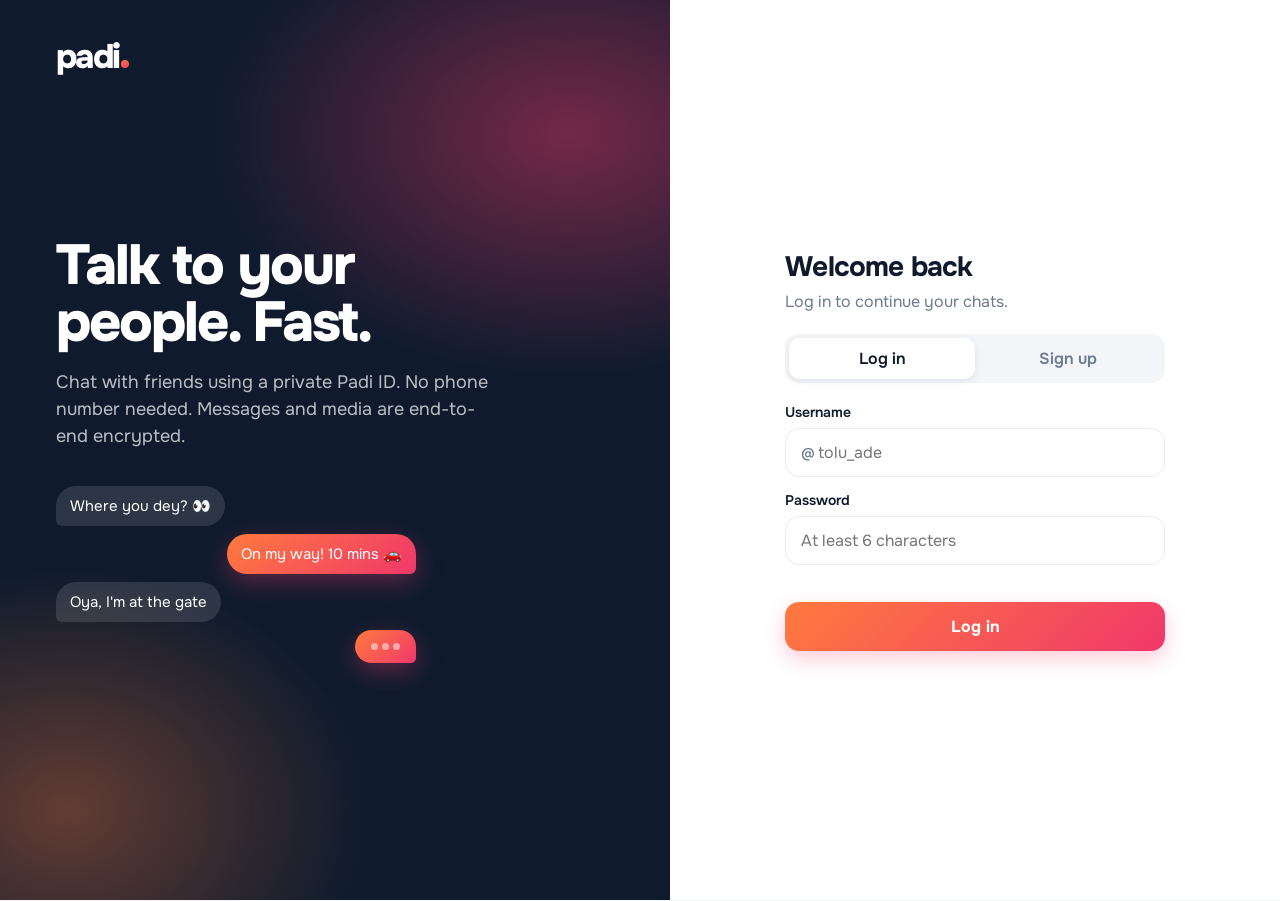
<file: index.html>
<!doctype html>
<html lang="en">
<head>
<meta charset="utf-8">
<meta name="viewport" content="width=device-width, initial-scale=1, viewport-fit=cover, interactive-widget=resizes-content">
<meta name="theme-color" content="#FFFFFF">
<title>Padi</title>
<meta name="apple-mobile-web-app-capable" content="yes">
<meta name="mobile-web-app-capable" content="yes">
<meta name="apple-mobile-web-app-status-bar-style" content="default">
<meta name="apple-mobile-web-app-title" content="Padi">
<meta name="description" content="Private chats with friends, groups, calls and vibes.">
<meta property="og:title" content="Chat on Padi">
<meta property="og:description" content="Private chats with friends, groups, calls and vibes.">
<meta property="og:type" content="website">
<meta name="robots" content="noindex">
<link rel="manifest" href="/manifest.json">
<link rel="icon" type="image/png" sizes="192x192" href="/icon-192.png">
<link rel="apple-touch-icon" href="/apple-touch-icon.png">
<script>try{var t=(JSON.parse(localStorage.getItem('yarn_prefs')||'{}').theme)||'system';var d=t==='dark'||(t==='system'&&matchMedia('(prefers-color-scheme: dark)').matches);document.documentElement.dataset.theme=d?'dark':'light';}catch(e){}</script>
<link rel="preconnect" href="https://fonts.googleapis.com">
<link rel="preconnect" href="https://fonts.gstatic.com" crossorigin>
<link href="https://fonts.googleapis.com/css2?family=Onest:wght@400;500;600;700;800&display=swap" rel="stylesheet">
<link rel="stylesheet" href="/style.css">
</head>
<body>

<!-- Login / sign up -->
<section id="auth" class="auth hidden">
  <div class="auth-hero">
    <div class="brand light">padi<span class="dot"></span></div>
    <h1>Talk to your people. Fast.</h1>
    <p>Chat with friends using a private Padi ID. No phone number needed. Messages and media are end-to-end encrypted.</p>
    <div class="hero-chat" aria-hidden="true">
      <div class="hb in">Where you dey? 👀</div>
      <div class="hb out">On my way! 10 mins 🚗</div>
      <div class="hb in">Oya, I'm at the gate</div>
      <div class="hb out typing"><i></i><i></i><i></i></div>
    </div>
  </div>
  <div class="auth-panel">
    <div class="auth-card">
      <h2 id="authTitle">Welcome back</h2>
      <p class="auth-sub" id="authSub">Log in to continue your chats.</p>
      <p class="auth-link-note hidden" id="authLinkNote">🔗 Someone shared their Padi profile with you. Log in or sign up to message them.</p>
      <div class="tabs" role="tablist">
        <button type="button" data-tab="login" class="on">Log in</button>
        <button type="button" data-tab="register">Sign up</button>
      </div>
      <form id="authForm" autocomplete="on">
        <label id="dnWrap" class="hidden">Your name
          <input id="dn" maxlength="40" autocomplete="name" placeholder="e.g. Tolu Ade">
        </label>
        <label>Username
          <span class="at-field"><span>@</span><input id="un" autocomplete="username" autocapitalize="none" spellcheck="false" placeholder="tolu_ade" required></span>
        </label>
        <label>Password
          <input id="pw" type="password" autocomplete="current-password" placeholder="At least 6 characters" required>
        </label>
        <p id="authErr" class="err" role="alert"></p>
        <button class="btn" id="authBtn">Log in</button>
      </form>
    </div>
  </div>
</section>

<!-- Main app -->
<section id="app" class="app hidden">
  <aside class="side">
    <header class="side-head">
      <div class="brand sm">padi<span class="dot"></span></div>
      <div class="head-actions">
        <button class="icon" id="newGroupBtn" aria-label="New group" title="New group">
          <svg viewBox="0 0 24 24"><circle cx="9" cy="8" r="3.2" fill="none" stroke="currentColor" stroke-width="2"/><path d="M3 19c.6-3.3 3-5 6-5s5.4 1.7 6 5" fill="none" stroke="currentColor" stroke-width="2" stroke-linecap="round"/><path d="M18 8v6M15 11h6" stroke="currentColor" stroke-width="2" stroke-linecap="round"/></svg>
        </button>
        <button class="me-btn" id="meBtn" aria-label="Settings" title="Profile and settings"></button>
      </div>
    </header>
    <div class="side-title"><h1 id="sideTitle">Chats</h1></div>

    <div id="chatsView" class="tabview">
      <div class="search">
        <svg viewBox="0 0 24 24"><circle cx="11" cy="11" r="6.5" fill="none" stroke="currentColor" stroke-width="2"/><path d="M16 16l4 4" stroke="currentColor" stroke-width="2" stroke-linecap="round"/></svg>
        <input id="filter" placeholder="Search your chats" aria-label="Search chats">
      </div>
      <div class="filters" id="filters">
        <button data-f="all" class="on">All</button>
        <button data-f="unread">Unread</button>
        <button data-f="groups">Groups</button>
      </div>
      <ul id="chatList" class="chat-list"></ul>
    </div>
    <div id="vibesView" class="tabview scroll hidden"></div>
    <div id="padisView" class="tabview scroll hidden"></div>

    <button class="fab" id="fab" aria-label="New chat" title="New chat">
      <svg viewBox="0 0 24 24"><path d="M12 5v14M5 12h14" stroke="currentColor" stroke-width="2.6" stroke-linecap="round"/></svg>
    </button>

    <nav class="nav" id="nav">
      <button data-tab="chats" class="on">
        <span class="nav-ic"><svg viewBox="0 0 24 24"><path d="M4 6a2 2 0 0 1 2-2h12a2 2 0 0 1 2 2v9a2 2 0 0 1-2 2H9l-5 4z" fill="none" stroke="currentColor" stroke-width="2" stroke-linejoin="round"/></svg><b class="nav-badge hidden" id="chatsBadge"></b></span>
        Chats
      </button>
      <button data-tab="vibes">
        <span class="nav-ic"><svg viewBox="0 0 24 24"><circle cx="12" cy="12" r="8.5" fill="none" stroke="currentColor" stroke-width="2" stroke-dasharray="4 2.6"/><circle cx="12" cy="12" r="3.5" fill="currentColor"/></svg><b class="nav-dot hidden" id="vibesDot"></b></span>
        Vibes
      </button>
      <button data-tab="padis">
        <span class="nav-ic"><svg viewBox="0 0 24 24"><circle cx="9" cy="8" r="3.2" fill="none" stroke="currentColor" stroke-width="2"/><path d="M3 19c.6-3.3 3-5 6-5s5.4 1.7 6 5" fill="none" stroke="currentColor" stroke-width="2" stroke-linecap="round"/><circle cx="17" cy="9" r="2.5" fill="none" stroke="currentColor" stroke-width="2"/><path d="M16.5 14c2.4 0 4 1.4 4.5 4" fill="none" stroke="currentColor" stroke-width="2" stroke-linecap="round"/></svg></span>
        Padis
      </button>
    </nav>
  </aside>

  <main class="pane">
    <div id="empty" class="pane-empty">
      <div class="empty-art" aria-hidden="true"><span class="hb in">Hi 👋</span><span class="hb out">Hey! What's up?</span></div>
      <h2>Your chats live here</h2>
      <p>Pick a conversation, or start a new one with a friend's Padi ID.</p>
    </div>

    <div id="chatView" class="chat hidden">
      <header class="chat-head">
        <button class="icon back" id="backBtn" aria-label="Back to chats">
          <svg viewBox="0 0 24 24"><path d="M15 5l-7 7 7 7" fill="none" stroke="currentColor" stroke-width="2.4" stroke-linecap="round" stroke-linejoin="round"/></svg>
        </button>
        <button class="chat-title" id="chatInfoBtn">
          <span class="avatar" id="chatAvatar"></span>
          <span class="chat-title-text"><strong id="chatName"></strong><small id="chatSub"></small></span>
        </button>
        <button class="icon head-call" id="vidCallBtn" aria-label="Video call" title="Video call">
          <svg viewBox="0 0 24 24"><rect x="2.5" y="6" width="13" height="12" rx="3" fill="none" stroke="currentColor" stroke-width="2"/><path d="M15.5 10.5l6-3.5v10l-6-3.5z" fill="none" stroke="currentColor" stroke-width="2" stroke-linejoin="round"/></svg>
        </button>
        <button class="icon head-call" id="callBtn" aria-label="Voice call" title="Voice call">
          <svg viewBox="0 0 24 24"><path d="M6.6 3.5l2.6.4 1.3 4-1.9 1.6a12 12 0 0 0 5.9 5.9l1.6-1.9 4 1.3.4 2.6a2.5 2.5 0 0 1-2.6 2.6A16.5 16.5 0 0 1 4 6.1a2.5 2.5 0 0 1 2.6-2.6z" fill="none" stroke="currentColor" stroke-width="2" stroke-linejoin="round"/></svg>
        </button>
      </header>

      <div id="unknownBar" class="unknown-bar hidden"></div>
      <div id="msgs" class="msgs"></div>

      <div id="replyBar" class="reply-bar hidden">
        <div class="rb-text"><b id="rbName"></b><span id="rbSnip"></span></div>
        <button class="icon" id="rbClose" aria-label="Cancel reply">✕</button>
      </div>
      <div id="blockedBar" class="blocked-bar hidden"></div>
      <form id="composer" class="composer">
        <div class="compose-box">
          <button type="button" class="attach" id="attachBtn" aria-label="Send a photo" title="Send a photo">
            <svg viewBox="0 0 24 24"><rect x="3" y="5" width="18" height="14" rx="3.5" fill="none" stroke="currentColor" stroke-width="2"/><circle cx="9" cy="10" r="1.8" fill="currentColor"/><path d="M4 17l5-4 4 3 3-2 4 3" fill="none" stroke="currentColor" stroke-width="2" stroke-linejoin="round"/></svg>
          </button>
          <textarea id="text" rows="1" placeholder="Type a message" aria-label="Message"></textarea>
          <button type="button" class="attach" id="camBtn" aria-label="Camera" title="Camera">
            <svg viewBox="0 0 24 24"><path d="M4 8h3l2-3h6l2 3h3v11H4z" fill="none" stroke="currentColor" stroke-width="2" stroke-linejoin="round"/><circle cx="12" cy="13" r="3.6" fill="none" stroke="currentColor" stroke-width="2"/></svg>
          </button>
          <div class="rec-hold" id="recHold" aria-hidden="true">
            <span class="rec-dot"></span><span id="recHoldTime" class="rec-time">0:00</span>
            <span class="rec-slide"><svg viewBox="0 0 24 24"><path d="M15 5l-7 7 7 7" fill="none" stroke="currentColor" stroke-width="2.4" stroke-linecap="round" stroke-linejoin="round"/></svg><span id="recSlideTxt">Slide to cancel</span></span>
          </div>
        </div>
        <button class="send" id="sendBtn" aria-label="Send, or hold to record a voice message">
          <svg class="ic-send" viewBox="0 0 24 24"><path d="M4.5 12.5L20 4l-5 16-3-6.5z" fill="currentColor"/></svg>
          <svg class="ic-mic" viewBox="0 0 24 24"><rect x="9" y="3" width="6" height="11" rx="3" fill="currentColor"/><path d="M5.5 11a6.5 6.5 0 0 0 13 0M12 17.5V21" fill="none" stroke="currentColor" stroke-width="2" stroke-linecap="round"/></svg>
        </button>
        <div class="rec-lock" id="recLock" aria-hidden="true"><span>🔒</span><svg viewBox="0 0 24 24"><path d="M6 15l6-6 6 6" fill="none" stroke="currentColor" stroke-width="2.4" stroke-linecap="round" stroke-linejoin="round"/></svg></div>
      </form>
      <div id="recBar" class="rec-bar hidden">
        <button class="icon rec-cancel" id="recCancel" aria-label="Delete recording">
          <svg viewBox="0 0 24 24"><path d="M5 7h14M10 7V4h4v3M7 7l1 13h8l1-13" fill="none" stroke="currentColor" stroke-width="2" stroke-linejoin="round"/></svg>
        </button>
        <span class="rec-dot"></span><span id="recTime" class="rec-time">0:00</span>
        <span class="rec-wave" aria-hidden="true"><i></i><i></i><i></i><i></i><i></i><i></i><i></i><i></i></span>
        <button class="send ready" id="recSend" aria-label="Send voice message"><svg viewBox="0 0 24 24"><path d="M4.5 12.5L20 4l-5 16-3-6.5z" fill="currentColor"/></svg></button>
      </div>
    </div>
  </main>
</section>

<input type="file" id="fileIn" accept="image/*,video/*" class="hidden-input">

<div id="cam" class="cam hidden">
  <video id="camVideo" autoplay playsinline muted></video>
  <div class="cam-flash" id="camFlash"></div>
  <div class="cam-top">
    <button class="cam-btn" id="camClose" aria-label="Close camera">✕</button>
    <span id="camTimer" class="cam-timer">0:00</span>
    <button class="cam-btn" id="camFlip" aria-label="Switch camera"><svg viewBox="0 0 24 24"><path d="M4 8h3l2-3h6l2 3h3v11H4z" fill="none" stroke="currentColor" stroke-width="2" stroke-linejoin="round"/><path d="M9 12.5a3 3 0 0 1 5.2-2M15 13.5a3 3 0 0 1-5.2 2" fill="none" stroke="currentColor" stroke-width="1.8" stroke-linecap="round"/><path d="M14.5 8.8v1.9h-1.9M9.5 17.2v-1.9h1.9" fill="none" stroke="currentColor" stroke-width="1.8" stroke-linecap="round"/></svg></button>
  </div>
  <div class="cam-bottom">
    <button class="cam-btn" id="camGallery" aria-label="Choose from gallery"><svg viewBox="0 0 24 24"><rect x="3" y="5" width="18" height="14" rx="3" fill="none" stroke="currentColor" stroke-width="2"/><circle cx="9" cy="10" r="1.8" fill="currentColor"/><path d="M4 17l5-4 4 3 3-2 4 3" fill="none" stroke="currentColor" stroke-width="2" stroke-linejoin="round"/></svg></button>
    <button class="shutter" id="camShutter" aria-label="Tap for photo, hold for video"><i></i></button>
    <span class="cam-btn ghost"></span>
  </div>
  <p class="cam-hint" id="camHint">Tap for photo · Hold for video</p>
  <div id="camPreview" class="cam-preview hidden"></div>
</div>
<div id="modal" class="modal hidden" role="dialog" aria-modal="true"><div class="sheet" id="sheet"></div></div>
<div id="viewer" class="viewer hidden"><img id="viewerImg" alt=""></div>

<div id="story" class="story hidden">
  <div class="st-bars" id="stBars"></div>
  <div class="st-head">
    <span id="stAv"></span>
    <div class="st-who"><strong id="stName"></strong><small id="stTime"></small></div>
    <button class="st-x hidden" id="stMute" aria-label="Sound on or off">🔊</button>
    <button class="st-x" id="stClose" aria-label="Close">✕</button>
  </div>
  <div class="st-body" id="stBody"></div>
  <button class="st-zone st-prev" id="stPrev" aria-label="Previous"></button>
  <button class="st-zone st-next" id="stNext" aria-label="Next"></button>
  <div class="st-foot" id="stFoot"></div>
  <div class="st-paused">⏸ Paused · let go to continue</div>
</div>

<div id="call" class="call hidden">
  <video id="remoteVid" autoplay playsinline muted></video>
  <audio id="remoteAud" autoplay></audio>
  <div class="call-info">
    <div class="call-av" id="callAv"></div>
    <h2 id="callName"></h2>
    <p id="callStatus">Calling…</p>
    <p class="call-lock">🔒 Encrypted call</p>
  </div>
  <video id="localVid" autoplay playsinline muted class="hidden"></video>
  <div class="call-ctl" id="callCtl">
    <button class="cbtn" id="cMute" aria-label="Mute"><svg viewBox="0 0 24 24"><rect x="9" y="3" width="6" height="11" rx="3" fill="currentColor"/><path d="M5.5 11a6.5 6.5 0 0 0 13 0M12 17.5V21" fill="none" stroke="currentColor" stroke-width="2" stroke-linecap="round"/><path class="slash" d="M4 4l16 16" stroke="currentColor" stroke-width="2.2" stroke-linecap="round"/></svg><span>Mute</span></button>
    <button class="cbtn vid-only" id="cCam" aria-label="Camera on or off"><svg viewBox="0 0 24 24"><rect x="2.5" y="6" width="13" height="12" rx="3" fill="none" stroke="currentColor" stroke-width="2"/><path d="M15.5 10.5l6-3.5v10l-6-3.5z" fill="none" stroke="currentColor" stroke-width="2" stroke-linejoin="round"/><path class="slash" d="M3 4l17 16" stroke="currentColor" stroke-width="2.2" stroke-linecap="round"/></svg><span>Camera</span></button>
    <button class="cbtn vid-only" id="cFlip" aria-label="Switch camera"><svg viewBox="0 0 24 24"><path d="M4 8h3l2-3h6l2 3h3v11H4z" fill="none" stroke="currentColor" stroke-width="2" stroke-linejoin="round"/><path d="M9 12.5a3 3 0 0 1 5.2-2M15 13.5a3 3 0 0 1-5.2 2" fill="none" stroke="currentColor" stroke-width="1.8" stroke-linecap="round"/></svg><span>Flip</span></button>
    <button class="cbtn end" id="cEnd" aria-label="End call"><svg viewBox="0 0 24 24"><path d="M3 14.5c4.8-4.4 13.2-4.4 18 0l-2.2 2.6-3.3-1.3v-2.5a10 10 0 0 0-7 0v2.5l-3.3 1.3z" fill="currentColor"/></svg><span>End</span></button>
  </div>
  <div class="call-ctl incoming hidden" id="callIn">
    <button class="cbtn end" id="cDecline" aria-label="Decline"><svg viewBox="0 0 24 24"><path d="M3 14.5c4.8-4.4 13.2-4.4 18 0l-2.2 2.6-3.3-1.3v-2.5a10 10 0 0 0-7 0v2.5l-3.3 1.3z" fill="currentColor"/></svg><span>Decline</span></button>
    <button class="cbtn accept" id="cAccept" aria-label="Accept"><svg viewBox="0 0 24 24"><path d="M6.6 3.5l2.6.4 1.3 4-1.9 1.6a12 12 0 0 0 5.9 5.9l1.6-1.9 4 1.3.4 2.6a2.5 2.5 0 0 1-2.6 2.6A16.5 16.5 0 0 1 4 6.1a2.5 2.5 0 0 1 2.6-2.6z" fill="currentColor"/></svg><span>Accept</span></button>
  </div>
</div>

<div id="lock" class="lock hidden">
  <div class="lock-box">
    <div class="brand light">padi<span class="dot"></span></div>
    <p id="lockMsg" class="lock-msg">Enter your PIN</p>
    <div class="pin-dots" id="pinDots"><i></i><i></i><i></i><i></i></div>
    <div class="keypad" id="keypad">
      <button data-k="1">1</button><button data-k="2">2</button><button data-k="3">3</button>
      <button data-k="4">4</button><button data-k="5">5</button><button data-k="6">6</button>
      <button data-k="7">7</button><button data-k="8">8</button><button data-k="9">9</button>
      <span></span><button data-k="0">0</button><button data-k="back" aria-label="Delete">⌫</button>
    </div>
    <button class="lock-link" id="lockForgot">Forgot PIN? Log out</button>
    <button class="lock-link hidden" id="lockCancel">Cancel</button>
  </div>
</div>

<button id="notif" class="notif" aria-live="polite"></button>
<div id="toast" class="toast" role="status"></div>

<script src="/app.js"></script>
</body>
</html>
</file>
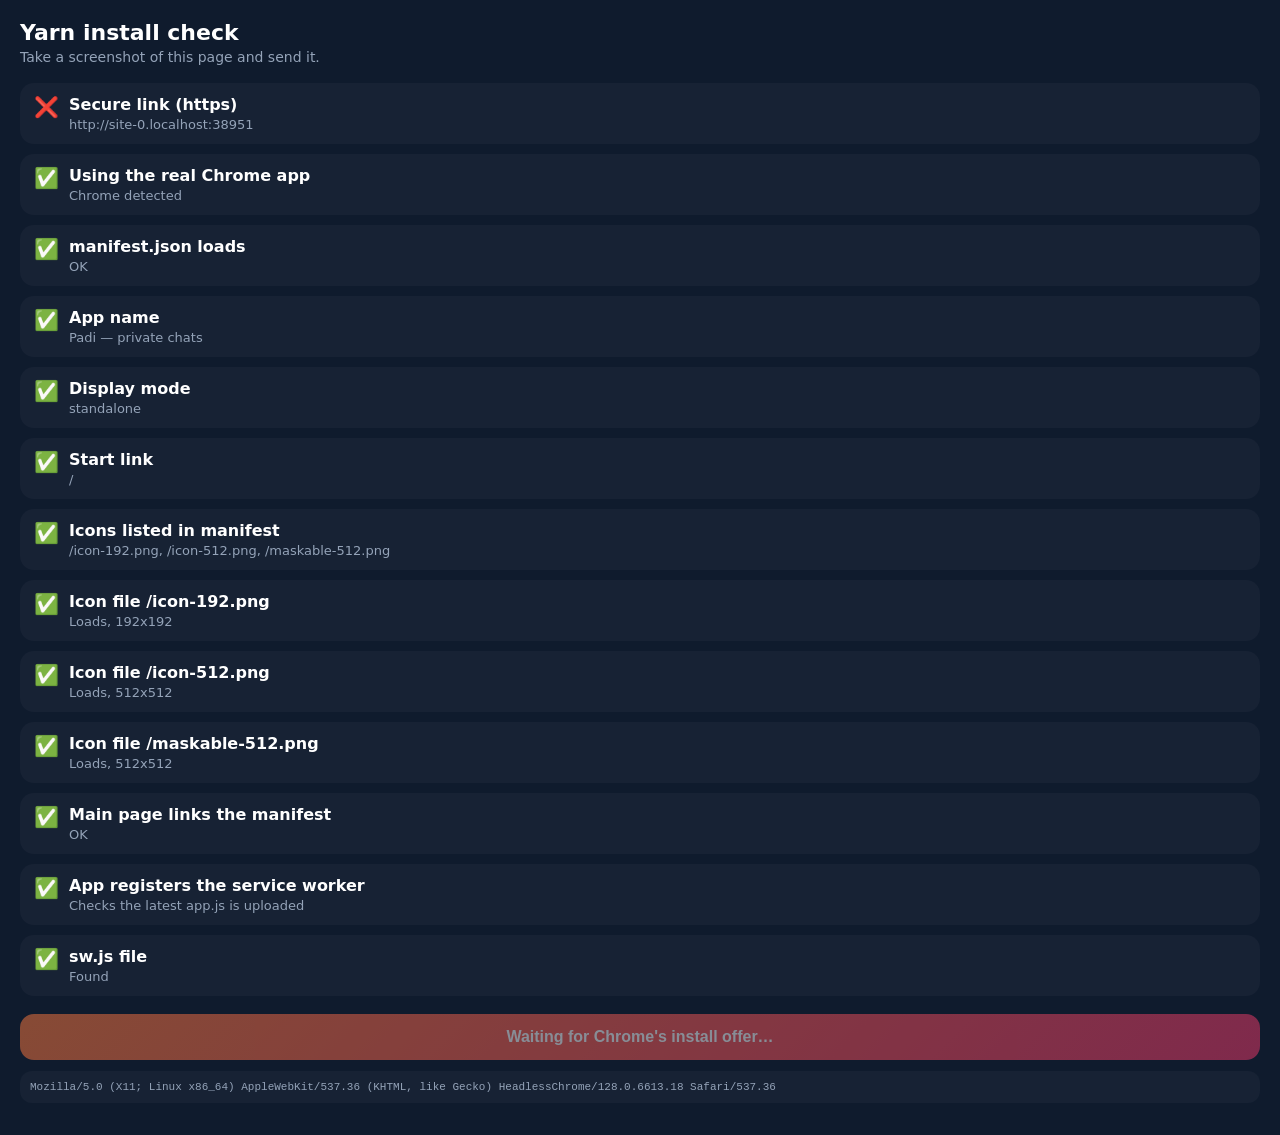
<file: check.html>
<!doctype html>
<html lang="en">
<head>
<meta charset="utf-8">
<meta name="viewport" content="width=device-width, initial-scale=1">
<title>Yarn install check</title>
<link rel="manifest" href="/manifest.json">
<style>
  body { font-family: system-ui, sans-serif; margin: 0; padding: 20px; background: #0F1B2D; color: #fff; }
  h1 { font-size: 22px; margin: 0 0 4px; }
  p.sub { color: #94A3B8; margin: 0 0 18px; font-size: 14px; }
  .row { background: #172234; border-radius: 14px; padding: 12px 14px; margin-bottom: 10px; display: flex; gap: 10px; }
  .ic { font-size: 20px; line-height: 1.2; }
  .t { font-weight: 600; }
  .d { color: #94A3B8; font-size: 13px; margin-top: 3px; word-break: break-word; }
  button { width: 100%; padding: 14px; border: 0; border-radius: 14px; font-weight: 700; font-size: 16px; color: #fff; background: linear-gradient(135deg,#FF7A3D,#F0386B); margin-top: 8px; }
  button:disabled { opacity: .5; }
  pre { white-space: pre-wrap; font-size: 11px; color: #94A3B8; background: #172234; padding: 10px; border-radius: 12px; }
</style>
</head>
<body>
<h1>Yarn install check</h1>
<p class="sub">Take a screenshot of this page and send it.</p>
<div id="out"></div>
<button id="inst" disabled>Waiting for Chrome's install offer…</button>
<pre id="ua"></pre>
<script>
const out = document.getElementById('out');
function row(ok, title, detail) {
  out.insertAdjacentHTML('beforeend', `<div class="row"><div class="ic">${ok === null ? '⏳' : ok ? '✅' : '❌'}</div><div><div class="t">${title}</div><div class="d">${detail || ''}</div></div></div>`);
}
const imgOk = (src) => new Promise((r) => { const i = new Image(); i.onload = () => r(i.naturalWidth + 'x' + i.naturalHeight); i.onerror = () => r(null); i.src = src + '?t=' + Date.now(); });
let evt = null;
window.addEventListener('beforeinstallprompt', (e) => {
  e.preventDefault(); evt = e;
  const b = document.getElementById('inst'); b.disabled = false; b.textContent = 'Install Yarn now';
});
document.getElementById('inst').onclick = async () => { if (evt) { evt.prompt(); await evt.userChoice; } };
(async () => {
  const ua = navigator.userAgent;
  document.getElementById('ua').textContent = ua;
  const inApp = /FBAN|FBAV|Instagram|WhatsApp|Line\/|; wv\)|OPR|Opera Mini|OPiOS|UCBrowser|MiuiBrowser|SamsungBrowser/i.test(ua);
  const chrome = /Chrome\/\d+/.test(ua) && !/Edg|OPR|SamsungBrowser|; wv\)/.test(ua);
  row(location.protocol === 'https:', 'Secure link (https)', location.origin);
  row(chrome && !inApp, 'Using the real Chrome app', inApp ? 'This looks like an in-app or other browser. Open the link in Chrome itself.' : chrome ? 'Chrome detected' : 'Not Chrome. Install works best in Chrome.');
  const standalone = matchMedia('(display-mode: standalone)').matches;
  if (standalone) row(true, 'Already installed', 'You opened this from the installed app.');
  let man = null;
  try {
    const r = await fetch('/manifest.json?t=' + Date.now(), { cache: 'no-store' });
    const txt = await r.text();
    try { man = JSON.parse(txt); row(r.ok, 'manifest.json loads', r.ok ? 'OK' : 'Status ' + r.status); }
    catch { row(false, 'manifest.json is valid', 'The file is not valid JSON. Replace it with the version I sent.'); }
  } catch (e) { row(false, 'manifest.json loads', e.message); }
  if (man) {
    row(!!(man.name || man.short_name), 'App name', man.name || man.short_name || 'missing');
    row(['standalone', 'fullscreen', 'minimal-ui'].includes(man.display), 'Display mode', man.display || 'missing');
    row(!!man.start_url, 'Start link', man.start_url || 'missing');
    const icons = man.icons || [];
    row(icons.length > 0, 'Icons listed in manifest', icons.length ? icons.map((i) => i.src).join(', ') : 'No icons. This is the old manifest. Replace it.');
    for (const i of icons) { const s = await imgOk(i.src); row(!!s, 'Icon file ' + i.src, s ? 'Loads, ' + s : 'NOT FOUND. Upload the icons folder.'); }
  }
  const linked = !!document.querySelector('link[rel=manifest]');
  try {
    const home = await (await fetch('/?t=' + Date.now(), { cache: 'no-store' })).text();
    row(/rel="manifest"/.test(home), 'Main page links the manifest', /rel="manifest"/.test(home) ? 'OK' : 'index.html is missing the manifest line. Upload the latest index.html.');
    row(/sw\.js/.test(await (await fetch('/app.js?t=' + Date.now(), { cache: 'no-store' })).text()), 'App registers the service worker', 'Checks the latest app.js is uploaded');
  } catch {}
  try {
    const r = await fetch('/sw.js?t=' + Date.now(), { cache: 'no-store' });
    const ok = r.ok && /addEventListener/.test(await r.text());
    row(ok, 'sw.js file', ok ? 'Found' : 'NOT FOUND. Upload sw.js to the main folder.');
  } catch (e) { row(false, 'sw.js file', e.message); }
  if ('serviceWorker' in navigator) {
    try {
      const reg = await navigator.serviceWorker.register('/sw.js');
      await navigator.serviceWorker.ready;
      row(true, 'Service worker running', reg.scope);
    } catch (e) { row(false, 'Service worker running', e.message); }
  } else row(false, 'Service worker supported', 'This browser does not support it');
  setTimeout(() => {
    if (!evt && !standalone) row(null, "Chrome's install offer", 'Not received yet. If everything above is ✅, tap ⋮ then "Add to home screen" and choose "Install". Chrome may also need you to visit a few times.');
    else if (evt) row(true, "Chrome's install offer", 'Ready. Tap the button below.');
  }, 4000);
})();
</script>
</body>
</html>
</file>
<file: style.css>
:root {
  --ink: #0F1B2D;
  --text: #16202E;
  --muted: #6B7A90;
  --line: #E8ECF2;
  --bg: #F3F5F9;
  --panel: #FFFFFF;
  --hot: #FF6A3D;
  --pink: #F0386B;
  --grad: linear-gradient(135deg, #FF7A3D 0%, #F0386B 100%);
  --soft: #FFF1EC;
  --online: #22C55E;
  --danger: #D92D3A;
  font-family: 'Onest', system-ui, -apple-system, 'Segoe UI', Roboto, sans-serif;
  color: var(--text);
}
* { box-sizing: border-box; margin: 0; }
html, body { height: 100%; }
body { background: var(--bg); -webkit-tap-highlight-color: transparent; overflow: hidden; -webkit-font-smoothing: antialiased; }
button, input, textarea { font: inherit; color: inherit; }
button { cursor: pointer; background: none; border: 0; }
:focus-visible { outline: 2.5px solid var(--hot); outline-offset: 2px; }
.hidden { display: none !important; }

/* ---------- Brand ---------- */
.brand { font-weight: 800; font-size: 30px; letter-spacing: -0.05em; color: var(--ink); line-height: 1; }
.brand .dot { display: inline-block; width: .24em; height: .24em; background: var(--grad); border-radius: 50%; margin-left: .05em; }
.brand.light { color: #fff; }
.brand.sm { font-size: 28px; }

/* ---------- Auth / landing ---------- */
.auth { height: 100%; display: grid; grid-template-columns: 1.1fr 1fr; overflow-y: auto; }
.auth-hero {
  position: relative; overflow: hidden; color: #fff; padding: 48px 56px;
  background:
    radial-gradient(600px 400px at 85% 15%, rgba(240,56,107,.45), transparent 60%),
    radial-gradient(500px 400px at 10% 90%, rgba(255,122,61,.35), transparent 60%),
    var(--ink);
  display: flex; flex-direction: column; justify-content: center; gap: 18px;
}
.auth-hero .brand { position: absolute; top: 40px; left: 56px; font-size: 34px; }
.auth-hero h1 { font-size: clamp(34px, 4.4vw, 58px); line-height: 1.02; letter-spacing: -0.035em; font-weight: 800; max-width: 12ch; }
.auth-hero p { font-size: 18px; line-height: 1.5; color: rgba(255,255,255,.72); max-width: 36ch; }
.hero-chat { display: flex; flex-direction: column; gap: 8px; margin-top: 18px; max-width: 360px; }
.hb { display: inline-block; padding: 10px 14px; border-radius: 20px; font-size: 15px; max-width: 80%; width: fit-content; animation: rise .5s both; }
.hb.in { background: rgba(255,255,255,.12); color: #fff; border-bottom-left-radius: 6px; backdrop-filter: blur(6px); }
.hb.out { background: var(--grad); color: #fff; align-self: flex-end; border-bottom-right-radius: 6px; box-shadow: 0 8px 24px rgba(240,56,107,.35); }
.hero-chat .hb:nth-child(2) { animation-delay: .25s; } .hero-chat .hb:nth-child(3) { animation-delay: .5s; } .hero-chat .hb:nth-child(4) { animation-delay: .75s; }
.typing { display: flex; gap: 4px; padding: 13px 16px; }
.typing i { width: 7px; height: 7px; border-radius: 50%; background: #fff; opacity: .5; animation: blink 1.2s infinite; }
.typing i:nth-child(2) { animation-delay: .2s; } .typing i:nth-child(3) { animation-delay: .4s; }
@keyframes blink { 0%, 60%, 100% { opacity: .35; transform: none; } 30% { opacity: 1; transform: translateY(-3px); } }
@keyframes rise { from { opacity: 0; transform: translateY(10px); } }

.auth-panel { display: grid; place-items: center; padding: 32px 24px; background: var(--panel); }
.auth-card { width: 100%; max-width: 380px; }
.auth-card h2 { font-size: 28px; letter-spacing: -0.03em; color: var(--ink); }
.auth-sub { color: var(--muted); margin: 6px 0 22px; }
.tabs { display: flex; background: var(--bg); border-radius: 14px; padding: 4px; margin-bottom: 20px; }
.tabs button { flex: 1; padding: 10px; border-radius: 11px; font-weight: 600; color: var(--muted); transition: .15s; }
.tabs button.on { background: var(--panel); color: var(--ink); box-shadow: 0 2px 8px rgba(15,27,45,.08); }
#authForm label { display: block; font-size: 14px; font-weight: 600; margin-bottom: 14px; color: var(--ink); }
#authForm input, .field { display: block; width: 100%; margin-top: 7px; padding: 13px 15px; border: 1.5px solid var(--line); border-radius: 14px; background: var(--panel); font-size: 16px; font-weight: 400; transition: border-color .15s, box-shadow .15s; }
#authForm input:focus, .field:focus { border-color: var(--hot); box-shadow: 0 0 0 4px rgba(255,106,61,.12); outline: none; }
.at-field { display: flex; align-items: center; margin-top: 7px; border: 1.5px solid var(--line); border-radius: 14px; padding-left: 15px; transition: .15s; }
.at-field:focus-within { border-color: var(--hot); box-shadow: 0 0 0 4px rgba(255,106,61,.12); }
.at-field span { color: var(--muted); font-weight: 500; }
.at-field input, #authForm .at-field input { margin: 0; border: 0; padding-left: 3px; box-shadow: none !important; background: transparent; }
.err { color: var(--danger); font-size: 14px; min-height: 1.2em; margin: -4px 0 10px; }
.btn { width: 100%; padding: 14px; border-radius: 14px; background: var(--grad); color: #fff; font-weight: 700; font-size: 16px; box-shadow: 0 8px 20px rgba(240,56,107,.25); transition: transform .1s; }
.btn:active { transform: scale(.98); }
.btn:disabled { opacity: .6; }
.btn.ghost { background: var(--bg); color: var(--ink); box-shadow: none; }
.btn.danger { background: #FDECEE; color: var(--danger); box-shadow: none; }

/* ---------- App layout ---------- */
.app { height: 100%; display: grid; grid-template-columns: 390px minmax(0, 1fr); }
.side { position: relative; min-width: 0; background: var(--panel); border-right: 1px solid var(--line); display: flex; flex-direction: column; min-height: 0; }
.side-head { display: flex; align-items: center; justify-content: space-between; padding: calc(14px + env(safe-area-inset-top, 0px)) 16px 4px 20px; }
.head-actions { display: flex; gap: 6px; align-items: center; }
.icon { width: 42px; height: 42px; border-radius: 50%; display: grid; place-items: center; flex: none; color: var(--ink); transition: background .15s; }
.icon svg { width: 22px; height: 22px; }
.icon:hover { background: var(--bg); }
.me-btn { border-radius: 50%; padding: 0; }
.me-btn .avatar { width: 38px; height: 38px; font-size: 14px; }
.side-title { padding: 8px 20px 10px; }
.side-title h1 { font-size: 32px; letter-spacing: -0.04em; color: var(--ink); }
.search { margin: 0 16px; display: flex; align-items: center; gap: 8px; background: var(--bg); border-radius: 14px; padding: 0 14px; color: var(--muted); }
.search svg { width: 18px; height: 18px; flex: none; }
.search input { flex: 1; border: 0; background: transparent; padding: 11px 0; font-size: 15px; outline: none; color: var(--text); }
.search:focus-within { box-shadow: 0 0 0 2px var(--hot) inset; }
.filters { display: flex; gap: 8px; padding: 12px 16px 8px; }
.filters button { padding: 7px 14px; border-radius: 999px; font-size: 14px; font-weight: 600; background: var(--bg); color: var(--muted); transition: .15s; }
.filters button.on { background: var(--ink); color: #fff; }

/* chat list */
.chat-list { list-style: none; padding: 4px 8px 90px; overflow-y: auto; flex: 1; min-height: 0; }
.chat-item { display: flex; gap: 13px; align-items: center; padding: 10px 10px; cursor: pointer; border-radius: 16px; transition: background .12s; }
.chat-item:hover { background: #F7F8FB; }
.chat-item.active { background: var(--soft); }
.ci-main { flex: 1; min-width: 0; }
.ci-top, .ci-bot { display: flex; justify-content: space-between; align-items: center; gap: 8px; }
.ci-name { font-weight: 650; font-size: 16px; color: var(--ink); white-space: nowrap; overflow: hidden; text-overflow: ellipsis; }
.ci-time { font-size: 12px; color: var(--muted); flex: none; }
.ci-last { font-size: 14px; color: var(--muted); white-space: nowrap; overflow: hidden; text-overflow: ellipsis; margin-top: 3px; }
.unread .ci-time { color: var(--pink); font-weight: 700; }
.unread .ci-last { color: var(--text); font-weight: 500; }
.badge { background: var(--grad); color: #fff; font-size: 12px; font-weight: 700; min-width: 22px; height: 22px; border-radius: 11px; display: grid; place-items: center; padding: 0 7px; flex: none; }
.list-empty { padding: 48px 24px; text-align: center; color: var(--muted); line-height: 1.5; }
.list-empty strong { display: block; color: var(--ink); font-size: 18px; margin-bottom: 4px; }
.list-empty .btn { margin-top: 18px; width: auto; padding: 12px 22px; }
.fab { position: absolute; right: 18px; bottom: calc(82px + env(safe-area-inset-bottom, 0px)); width: 60px; height: 60px; border-radius: 20px; background: var(--grad); color: #fff; display: grid; place-items: center; box-shadow: 0 12px 28px rgba(240,56,107,.4); transition: transform .12s; z-index: 2; }
.fab:active { transform: scale(.94); }
.fab svg { width: 26px; height: 26px; }

.avatar { width: 52px; height: 52px; border-radius: 50%; display: grid; place-items: center; color: #fff; font-weight: 700; font-size: 17px; flex: none; position: relative; letter-spacing: -.02em; background: #CBD5E1; }
.avatar img { width: 100%; height: 100%; border-radius: 50%; object-fit: cover; display: block; }
.avatar.online::after { content: ''; position: absolute; right: 1px; bottom: 1px; width: 13px; height: 13px; border-radius: 50%; background: var(--online); border: 2.5px solid var(--panel); }
.avatar.sm { width: 40px; height: 40px; font-size: 14px; }
.avatar.sm.online::after { width: 11px; height: 11px; }

/* ---------- Chat pane ---------- */
.pane { position: relative; min-width: 0; min-height: 0; display: flex; flex-direction: column;
  background-color: #EEF1F6;
  background-image: url("data:image/svg+xml,%3Csvg xmlns='http://www.w3.org/2000/svg' width='120' height='120' viewBox='0 0 120 120'%3E%3Cg fill='none' stroke='%23C9D1DD' stroke-width='1.6' opacity='.35'%3E%3Cpath d='M14 18h22a6 6 0 0 1 6 6v8a6 6 0 0 1-6 6H24l-6 5v-5h-4a6 6 0 0 1-6-6v-8a6 6 0 0 1 6-6z'/%3E%3Ccircle cx='88' cy='26' r='7'/%3E%3Cpath d='M80 82l6 6 12-12'/%3E%3Cpath d='M22 86c4-6 12-6 16 0M26 78h.01M34 78h.01'/%3E%3Cpath d='M92 100l3 6 6 1-4 4 1 6-6-3-6 3 1-6-4-4 6-1z'/%3E%3Cpath d='M60 52q6-8 12 0t12 0'/%3E%3C/g%3E%3C/svg%3E");
}
.pane-empty { flex: 1; display: grid; place-content: center; justify-items: center; text-align: center; gap: 10px; color: var(--muted); padding: 24px; }
.pane-empty h2 { color: var(--ink); font-size: 24px; letter-spacing: -0.03em; }
.pane-empty p { max-width: 32ch; line-height: 1.5; }
.empty-art { display: flex; flex-direction: column; gap: 8px; width: 220px; margin-bottom: 16px; }
.empty-art .hb.in { background: var(--panel); color: var(--text); box-shadow: 0 4px 14px rgba(15,27,45,.08); }
.chat { flex: 1; display: flex; flex-direction: column; min-height: 0; }
.chat-head { display: flex; align-items: center; gap: 6px; padding: calc(10px + env(safe-area-inset-top, 0px)) 14px 10px; background: rgba(255,255,255,.92); backdrop-filter: blur(14px); border-bottom: 1px solid var(--line); z-index: 2; }
.back { display: none; }
.chat-title { display: flex; align-items: center; gap: 11px; min-width: 0; flex: 1; text-align: left; padding: 4px 6px; border-radius: 12px; }
.chat-title:hover { background: var(--bg); }
.chat-title .avatar { width: 44px; height: 44px; font-size: 15px; }
.chat-title-text { display: flex; flex-direction: column; min-width: 0; }
.chat-title strong { font-size: 17px; color: var(--ink); white-space: nowrap; overflow: hidden; text-overflow: ellipsis; }
.chat-title small { font-size: 13px; color: var(--muted); white-space: nowrap; overflow: hidden; text-overflow: ellipsis; margin-top: 1px; }
.chat-title small.on { color: var(--online); font-weight: 600; }

.msgs { flex: 1; overflow-y: auto; padding: 16px 6% 12px; display: flex; flex-direction: column; gap: 3px; overscroll-behavior: contain; }
.day { align-self: center; background: rgba(255,255,255,.9); color: var(--muted); font-size: 12px; font-weight: 600; padding: 6px 14px; border-radius: 999px; margin: 14px 0 10px; box-shadow: 0 1px 3px rgba(15,27,45,.06); }
.sys { align-self: center; background: rgba(15,27,45,.06); color: var(--muted); font-size: 13px; text-align: center; margin: 8px 0; padding: 6px 12px; border-radius: 10px; max-width: 85%; }
.older { align-self: center; font-size: 13px; font-weight: 600; color: var(--muted); padding: 7px 14px; border-radius: 999px; background: rgba(255,255,255,.8); margin-bottom: 6px; }

.m { position: relative; max-width: min(75%, 520px); padding: 8px 12px 6px; border-radius: 20px; background: var(--panel); align-self: flex-start; box-shadow: 0 1px 2px rgba(15,27,45,.08); overflow-wrap: anywhere; }
.m.mine { align-self: flex-end; background: var(--grad); color: #fff; box-shadow: 0 3px 10px rgba(240,56,107,.18); }
.m.first { margin-top: 8px; }
.m.first:not(.mine) { border-top-left-radius: 6px; }
.m.first.mine { border-top-right-radius: 6px; }
.m .who { font-size: 13px; font-weight: 700; margin-bottom: 2px; }
.m .txt { white-space: pre-wrap; line-height: 1.42; font-size: 15.5px; }
.m .txt a { color: inherit; text-decoration: underline; }
.m .meta { font-size: 11px; color: var(--muted); text-align: right; margin-top: 2px; display: flex; justify-content: flex-end; align-items: center; gap: 3px; }
.m.mine .meta { color: rgba(255,255,255,.78); }
.m .tick { width: 17px; height: 11px; }
.m.mine.read .tick { color: #fff; }
.m.pending { opacity: .75; }
.m.failed { background: #FDECEE; color: var(--danger); }
.m.failed .meta { color: var(--danger); }
.m.pop { animation: pop .2s ease-out; }
@keyframes pop { from { opacity: 0; transform: translateY(8px) scale(.97); } }
.m .img { display: block; margin: -4px -8px 5px; border-radius: 16px; overflow: hidden; cursor: zoom-in; background: rgba(0,0,0,.06); min-width: 180px; min-height: 130px; }
.m .img img { display: block; width: 100%; max-height: 380px; object-fit: cover; }
.m.first .img { border-top-left-radius: 4px; }
.m.first.mine .img { border-top-left-radius: 16px; border-top-right-radius: 4px; }

/* composer */
.composer { display: flex; align-items: flex-end; gap: 8px; padding: 10px 12px calc(10px + env(safe-area-inset-bottom, 0px)); background: rgba(255,255,255,.92); backdrop-filter: blur(14px); border-top: 1px solid var(--line); }
.compose-box { flex: 1; display: flex; align-items: flex-end; background: var(--bg); border-radius: 24px; padding: 3px 4px; transition: box-shadow .15s; }
.compose-box:focus-within { box-shadow: 0 0 0 2px rgba(255,106,61,.35); }
.compose-box textarea { flex: 1; resize: none; border: 0; background: transparent; padding: 10px 12px 10px 4px; font-size: 16px; line-height: 1.35; max-height: 140px; outline: none; }
.attach { width: 42px; height: 42px; display: grid; place-items: center; color: var(--muted); border-radius: 50%; flex: none; }
.attach:hover { color: var(--hot); }
.attach svg { width: 22px; height: 22px; }
.send { width: 48px; height: 48px; border-radius: 50%; background: #D5DBE4; color: #fff; display: grid; place-items: center; flex: none; transition: background .15s, transform .12s; }
.send.ready { background: var(--grad); box-shadow: 0 6px 16px rgba(240,56,107,.35); }
.send:active { transform: scale(.92); }
.send svg { width: 22px; height: 22px; margin-left: 2px; }

/* ---------- Sheets / modals ---------- */
.modal { position: fixed; inset: 0; background: rgba(15,27,45,.45); backdrop-filter: blur(3px); display: grid; place-items: center; z-index: 50; padding: 16px; animation: fade .15s; }
@keyframes fade { from { opacity: 0; } }
.sheet { background: var(--panel); border-radius: 26px; width: 100%; max-width: 440px; max-height: 88vh; overflow-y: auto; padding: 24px; box-shadow: 0 30px 60px rgba(15,27,45,.25); animation: sheetIn .22s ease-out; }
@keyframes sheetIn { from { transform: translateY(24px); opacity: 0; } }
.sheet h2 { font-size: 22px; letter-spacing: -0.03em; margin-bottom: 14px; color: var(--ink); }
.sheet .row { display: flex; gap: 10px; margin-top: 14px; }
.sheet .row .btn { flex: 1; }
.profile-top { display: flex; flex-direction: column; align-items: center; text-align: center; gap: 8px; margin-bottom: 8px; }
.profile-top .avatar { width: 84px; height: 84px; font-size: 28px; }
.profile-top h2 { margin: 6px 0 0; }
.results { list-style: none; padding: 0; margin: 8px 0; }
.results li { display: flex; align-items: center; gap: 12px; padding: 9px 8px; border-radius: 14px; cursor: pointer; }
.results li:hover { background: var(--bg); }
.results .nm { font-weight: 600; color: var(--ink); }
.results .un { font-size: 13px; color: var(--muted); }
.results .hint { color: var(--muted); font-size: 14px; cursor: default; }
.results .hint:hover { background: none; }
.chips { display: flex; flex-wrap: wrap; gap: 6px; margin: 10px 0 2px; }
.chip { background: var(--soft); color: var(--ink); border-radius: 999px; padding: 5px 6px 5px 12px; font-size: 14px; font-weight: 600; display: flex; align-items: center; gap: 4px; }
.chip button { width: 22px; height: 22px; border-radius: 50%; font-size: 16px; line-height: 1; color: var(--pink); }
.preview-img { width: 100%; max-height: 50vh; object-fit: contain; border-radius: 18px; background: var(--bg); margin-bottom: 12px; }
.muted { color: var(--muted); font-size: 14px; line-height: 1.5; }

.viewer { position: fixed; inset: 0; background: rgba(8,12,20,.95); z-index: 60; display: grid; place-items: center; cursor: zoom-out; padding: 16px; }
.viewer img { max-width: 100%; max-height: 100%; border-radius: 8px; }
.toast { position: fixed; left: 50%; bottom: calc(100px + env(safe-area-inset-bottom, 0px)); transform: translateX(-50%) translateY(20px); background: var(--ink); color: #fff; padding: 11px 18px; border-radius: 14px; font-size: 14px; opacity: 0; pointer-events: none; transition: .2s; z-index: 70; max-width: 90%; box-shadow: 0 10px 30px rgba(15,27,45,.3); }
.toast.show { opacity: 1; transform: translateX(-50%) translateY(0); }

/* ---------- Phone ---------- */
@media (max-width: 760px) {
  .auth { grid-template-columns: 1fr; }
  .auth-hero { padding: calc(28px + env(safe-area-inset-top, 0px)) 24px 44px; gap: 12px; }
  .auth-hero .brand { position: static; margin-bottom: 18px; font-size: 30px; }
  .auth-hero h1 { font-size: 38px; }
  .auth-hero p { font-size: 16px; }
  .hero-chat { margin-top: 8px; }
  .auth-panel { border-radius: 28px 28px 0 0; margin-top: -24px; position: relative; padding: 28px 22px calc(28px + env(safe-area-inset-bottom, 0px)); place-items: start center; }
  .app { grid-template-columns: minmax(0, 1fr); }
  .side { border-right: 0; }
  .pane { position: fixed; inset: 0; z-index: 10; transform: translateX(100%); transition: transform .25s cubic-bezier(.2,.8,.2,1), visibility .25s; visibility: hidden; }
  body.in-chat .pane { transform: none; visibility: visible; }
  .pane-empty { display: none; }
  .back { display: grid; margin-left: -6px; }
  .msgs { padding: 12px 12px 8px; }
  .m { max-width: 82%; }
  .modal { place-items: end stretch; padding: 0; }
  .sheet { max-width: none; border-radius: 26px 26px 0 0; padding: 20px 20px calc(20px + env(safe-area-inset-bottom, 0px)); animation-duration: .25s; }
  .sheet::before { content: ''; display: block; width: 40px; height: 5px; border-radius: 3px; background: var(--line); margin: -6px auto 14px; }
}
@media (prefers-reduced-motion: reduce) { *, *::before, *::after { animation: none !important; transition: none !important; } }


/* ================= v2 additions ================= */
.hidden-input { position: absolute; width: 1px; height: 1px; opacity: 0; pointer-events: none; }
.tabview { flex: 1; min-height: 0; display: flex; flex-direction: column; }
.tabview.scroll { overflow-y: auto; padding: 0 8px 100px; display: block; }

/* bottom navigation */
.nav { display: flex; border-top: 1px solid var(--line); background: rgba(255,255,255,.96); backdrop-filter: blur(12px); padding: 6px 8px calc(6px + env(safe-area-inset-bottom, 0px)); }
.nav button { flex: 1; display: flex; flex-direction: column; align-items: center; gap: 3px; padding: 6px 0 4px; font-size: 12px; font-weight: 600; color: var(--muted); border-radius: 14px; transition: color .15s; }
.nav button.on { color: var(--ink); }
.nav-ic { position: relative; width: 56px; height: 30px; display: grid; place-items: center; border-radius: 999px; transition: background .15s; }
.nav button.on .nav-ic { background: var(--soft); color: var(--pink); }
.nav-ic svg { width: 23px; height: 23px; }
.nav-badge { position: absolute; top: -3px; right: 6px; background: var(--grad); color: #fff; font-size: 11px; font-weight: 700; min-width: 19px; height: 19px; border-radius: 10px; display: grid; place-items: center; padding: 0 5px; font-style: normal; }
.nav-dot { position: absolute; top: 2px; right: 13px; width: 10px; height: 10px; border-radius: 50%; background: var(--pink); border: 2px solid #fff; }
.typing-txt { color: var(--online) !important; font-weight: 600; font-style: italic; }

/* people rows & finder */
.urow, .vrow { display: flex; align-items: center; gap: 12px; padding: 9px 10px; border-radius: 16px; cursor: pointer; }
.urow:hover, .vrow:hover { background: #F7F8FB; }
.ulist.big .urow { padding: 11px 10px; }
.ur-main { flex: 1; min-width: 0; display: flex; flex-direction: column; }
.ur-main strong { color: var(--ink); font-weight: 650; white-space: nowrap; overflow: hidden; text-overflow: ellipsis; }
.ur-main span { font-size: 13.5px; color: var(--muted); white-space: nowrap; overflow: hidden; text-overflow: ellipsis; margin-top: 2px; }
.tag { font-size: 12px; font-weight: 700; color: var(--muted); background: var(--bg); padding: 4px 10px; border-radius: 999px; flex: none; }
.tag.ok { background: #E7F8EE; color: #15803D; }
.tag.on { background: #E7F8EE; color: #15803D; }
.pick { width: 28px; height: 28px; border-radius: 50%; background: var(--bg); display: grid; place-items: center; font-weight: 700; color: var(--muted); }
.urow.picked .pick { background: var(--grad); color: #fff; }
.urow.picked .pick::before { content: '✓'; }
.urow.picked .pick { font-size: 0; } .urow.picked .pick::before { font-size: 14px; }
.finder { display: flex; align-items: center; gap: 6px; background: var(--bg); border-radius: 16px; padding: 4px 4px 4px 14px; margin-top: 4px; border: 1.5px solid transparent; transition: .15s; }
.finder:focus-within { border-color: var(--hot); background: #fff; box-shadow: 0 0 0 4px rgba(255,106,61,.1); }
.finder .at { color: var(--muted); font-weight: 600; }
.finder-in { flex: 1; min-width: 0; border: 0; background: transparent; padding: 10px 2px; font-size: 16px; outline: none; }
.finder-go { background: var(--ink); color: #fff; font-weight: 700; padding: 9px 16px; border-radius: 12px; }
.finder-res { margin-top: 8px; }
.ucard { border: 1.5px solid var(--line); border-radius: 18px; padding: 6px; animation: sheetIn .2s ease-out; }
.uc-acts { display: flex; gap: 8px; padding: 4px 6px 6px; }
.uc-acts .btn { flex: 1; }
.btn.sm { padding: 9px 14px; font-size: 14px; border-radius: 12px; width: auto; }
.pad { padding: 8px 10px; }
.sec { font-size: 13px; font-weight: 700; color: var(--muted); margin: 18px 10px 6px; }
.sheet .sec { margin: 18px 2px 6px; }
.pad-find { padding: 4px 8px 6px; }
.pad-hint { font-size: 14px; color: var(--muted); margin: 0 4px 4px; }

/* vibes */
.ring { padding: 2.5px; border-radius: 50%; background: var(--grad); display: inline-grid; flex: none; }
.ring .avatar { border: 2.5px solid #fff; }
.ring.seen { background: #D5DBE4; }
.ring.mine { background: conic-gradient(#FF7A3D, #F0386B, #FF7A3D); }
.add-av { position: relative; flex: none; }
.add-av i { position: absolute; right: -2px; bottom: -2px; width: 20px; height: 20px; border-radius: 50%; background: var(--grad); color: #fff; font-style: normal; font-weight: 800; display: grid; place-items: center; border: 2px solid #fff; font-size: 14px; line-height: 1; }
.vrow.me { margin-top: 2px; }
.add-more { background: var(--soft); color: var(--pink); font-size: 20px; }
.vibe-note { font-size: 13px; color: var(--muted); text-align: center; padding: 18px 16px; line-height: 1.5; }
.vibe-compose { border-radius: 22px; padding: 22px; min-height: 240px; display: grid; place-items: center; transition: background .2s; }
.vibe-compose textarea { width: 100%; min-height: 190px; background: transparent; border: 0; resize: none; color: #fff; font-size: 24px; font-weight: 700; text-align: center; outline: none; letter-spacing: -0.02em; line-height: 1.3; }
.vibe-compose textarea::placeholder { color: rgba(255,255,255,.7); }
.swatches { display: flex; gap: 10px; justify-content: center; margin: 14px 0 4px; }
.swatches button { width: 32px; height: 32px; border-radius: 50%; border: 3px solid #fff; box-shadow: 0 0 0 1.5px var(--line); }
.swatches button.on { box-shadow: 0 0 0 2.5px var(--ink); }

.story { position: fixed; inset: 0; z-index: 80; background: #05080E; color: #fff; display: flex; flex-direction: column; animation: fade .15s; }
.st-bars { display: flex; gap: 4px; padding: calc(10px + env(safe-area-inset-top, 0px)) 12px 0; position: relative; z-index: 3; }
.st-bars i { flex: 1; height: 3px; border-radius: 2px; background: rgba(255,255,255,.3); overflow: hidden; }
.st-bars b { display: block; height: 100%; width: 0; background: #fff; }
.st-bars i.done b { width: 100%; }
.st-head { display: flex; align-items: center; gap: 10px; padding: 10px 12px; position: relative; z-index: 3; }
.st-who { flex: 1; display: flex; flex-direction: column; }
.st-who small { opacity: .7; font-size: 12.5px; }
.st-x { color: #fff; font-size: 20px; width: 42px; height: 42px; border-radius: 50%; }
.st-body { flex: 1; min-height: 0; display: grid; place-items: center; position: relative; }
.st-body img { max-width: 100%; max-height: 100%; object-fit: contain; }
.st-cap { position: absolute; bottom: 16px; left: 16px; right: 16px; text-align: center; background: rgba(0,0,0,.45); padding: 10px 14px; border-radius: 14px; }
.st-text { position: absolute; inset: 0; display: grid; place-items: center; padding: 32px; }
.st-text p { font-size: clamp(22px, 5vw, 34px); font-weight: 750; text-align: center; letter-spacing: -0.02em; line-height: 1.3; max-width: 22ch; white-space: pre-wrap; overflow-wrap: anywhere; }
.st-text a { color: #fff; }
.st-zone { position: absolute; top: 90px; bottom: 90px; width: 35%; z-index: 2; }
.st-prev { left: 0; } .st-next { right: 0; width: 65%; }
.st-foot { display: flex; gap: 10px; justify-content: center; padding: 12px 12px calc(14px + env(safe-area-inset-bottom, 0px)); position: relative; z-index: 3; }
.st-foot button { color: #fff; background: rgba(255,255,255,.14); padding: 11px 18px; border-radius: 999px; font-weight: 600; }
@media (min-width: 761px) { .story { background: rgba(5,8,14,.94); } .st-body, .st-bars, .st-head, .st-foot { width: 100%; max-width: 460px; margin: 0 auto; } .st-body { border-radius: 20px; overflow: hidden; } }

/* messages: replies, deleted, menu */
.quote { border-left: 3.5px solid var(--pink); background: rgba(15,27,45,.05); border-radius: 10px; padding: 6px 10px; margin: 2px -4px 6px; cursor: pointer; display: flex; flex-direction: column; max-width: 100%; }
.quote b { font-size: 12.5px; color: var(--pink); }
.quote span { font-size: 13.5px; color: var(--muted); white-space: nowrap; overflow: hidden; text-overflow: ellipsis; }
.m.mine .quote { background: rgba(255,255,255,.18); border-left-color: #fff; }
.m.mine .quote b { color: #fff; } .m.mine .quote span { color: rgba(255,255,255,.85); }
.m.deleted { background: rgba(255,255,255,.7); box-shadow: none; border: 1px dashed #CBD5E1; }
.m.deleted .txt { font-style: italic; color: var(--muted); font-size: 14px; }
.m.mine.deleted { background: rgba(255,255,255,.7); color: var(--muted); }
.m.mine.deleted .meta { color: var(--muted); }
.m.flash { animation: flash 1.2s ease-out; }
@keyframes flash { 0%, 40% { box-shadow: 0 0 0 4px rgba(255,106,61,.5); } 100% { box-shadow: 0 0 0 0 rgba(255,106,61,0); } }
.m { user-select: text; -webkit-touch-callout: none; }
.enc { align-self: center; font-size: 12.5px; color: #8A6D1F; background: #FFF6D6; padding: 7px 12px; border-radius: 10px; margin: 4px 0 8px; text-align: center; max-width: 90%; }
.menu { display: flex; flex-direction: column; gap: 2px; }
.menu button { text-align: left; padding: 14px 12px; border-radius: 14px; font-size: 16px; font-weight: 550; color: var(--ink); }
.menu button:hover { background: var(--bg); }
.danger-txt { color: var(--danger) !important; }
.menu-preview { background: var(--bg); border-radius: 14px; padding: 12px 14px; color: var(--muted); font-size: 14px; margin-bottom: 8px; max-height: 80px; overflow: hidden; }
.reply-bar { display: flex; align-items: center; gap: 8px; background: rgba(255,255,255,.95); border-top: 1px solid var(--line); padding: 8px 10px 8px 14px; }
.rb-text { flex: 1; min-width: 0; border-left: 3.5px solid var(--pink); padding: 2px 10px; display: flex; flex-direction: column; }
.rb-text b { font-size: 13px; color: var(--pink); }
.rb-text span { font-size: 14px; color: var(--muted); white-space: nowrap; overflow: hidden; text-overflow: ellipsis; }
.blocked-bar { background: rgba(255,255,255,.95); border-top: 1px solid var(--line); padding: 16px calc(14px) calc(16px + env(safe-area-inset-bottom, 0px)); text-align: center; color: var(--muted); font-size: 14px; }
.blocked-bar button { color: var(--pink); font-weight: 700; margin-left: 6px; }

/* in-app notification banner */
.notif { position: fixed; top: calc(10px + env(safe-area-inset-top, 0px)); left: 50%; transform: translate(-50%, -150%); width: min(420px, calc(100% - 20px)); z-index: 90; display: flex; align-items: center; gap: 12px; text-align: left; background: rgba(255,255,255,.97); backdrop-filter: blur(16px); padding: 12px 14px; border-radius: 20px; box-shadow: 0 16px 40px rgba(15,27,45,.22); transition: transform .35s cubic-bezier(.2,.9,.25,1.15), visibility .35s; border: 1px solid var(--line); visibility: hidden; }
.notif.show { transform: translate(-50%, 0); visibility: visible; }
.notif .nt { flex: 1; min-width: 0; display: flex; flex-direction: column; }
.notif strong { color: var(--ink); font-size: 15px; }
.notif .nt span { color: var(--muted); font-size: 14px; white-space: nowrap; overflow: hidden; text-overflow: ellipsis; }

/* profile & settings */
.sheet.tall { max-width: 480px; }
.about { color: var(--text); max-width: 34ch; line-height: 1.45; margin-top: 2px; }
.pill { font-size: 13px; color: var(--muted); background: var(--bg); padding: 7px 12px; border-radius: 12px; margin-top: 6px; line-height: 1.4; }
.pill.ok { background: #E7F8EE; color: #15803D; }
.big-av .avatar { width: 96px; height: 96px; font-size: 32px; cursor: zoom-in; }
.av-edit { position: relative; }
.av-edit button { position: absolute; right: -2px; bottom: -2px; width: 34px; height: 34px; border-radius: 50%; background: var(--grad); border: 3px solid #fff; font-size: 14px; }
.linkbtn { color: var(--pink); font-weight: 600; font-size: 14px; padding: 6px; }
.flabel { display: block; font-size: 13px; font-weight: 600; color: var(--muted); margin: 8px 2px 4px; }
.flabel .field { margin-top: 5px; color: var(--text); }
.sheet .field + .field { margin-top: 8px; }
.setting { display: flex; align-items: center; justify-content: space-between; gap: 12px; padding: 10px 2px; cursor: pointer; }
.setting div { display: flex; flex-direction: column; min-width: 0; }
.setting strong { color: var(--ink); font-weight: 600; font-size: 15px; }
.setting span:not(.tag) { color: var(--muted); font-size: 13px; margin-top: 2px; }
.seg { display: flex; background: var(--bg); border-radius: 14px; padding: 4px; }
.seg button { flex: 1; padding: 9px 4px; border-radius: 11px; font-weight: 600; font-size: 14px; color: var(--muted); }
.seg button.on { background: #fff; color: var(--ink); box-shadow: 0 2px 8px rgba(15,27,45,.08); }
.switch { appearance: none; -webkit-appearance: none; width: 50px; height: 30px; border-radius: 999px; background: #D5DBE4; position: relative; flex: none; cursor: pointer; transition: background .2s; margin: 0; }
.switch::after { content: ''; position: absolute; top: 3px; left: 3px; width: 24px; height: 24px; border-radius: 50%; background: #fff; box-shadow: 0 2px 5px rgba(0,0,0,.2); transition: transform .2s; }
.switch:checked { background: var(--grad); }
.switch:checked::after { transform: translateX(20px); }

@media (max-width: 760px) {
  .notif { top: calc(8px + env(safe-area-inset-top, 0px)); }
}

/* ================= v3: lock, install, encryption, dark mode ================= */
.e2e-note { align-self: center; font-size: 12.5px; color: #8A6D1F; background: #FFF6D6; padding: 8px 12px; border-radius: 12px; margin: 4px 0 10px; text-align: center; max-width: 92%; line-height: 1.4; }
.txt.locked { font-style: italic; opacity: .75; }
.m .img.loading { min-height: 160px; background: linear-gradient(100deg, rgba(0,0,0,.06) 30%, rgba(0,0,0,.12) 50%, rgba(0,0,0,.06) 70%); background-size: 300% 100%; animation: shimmer 1.2s infinite linear; }
.m .img.gone { min-height: 0; padding: 14px; font-size: 13px; text-align: center; cursor: default; }
@keyframes shimmer { from { background-position: 100% 0; } to { background-position: -100% 0; } }
.big-emoji { font-size: 44px; line-height: 1; }
.code { display: grid; grid-template-columns: repeat(4, 1fr); gap: 10px; margin: 14px 0 4px; }
.code span { font-family: ui-monospace, SFMono-Regular, Menlo, monospace; font-size: 20px; font-weight: 600; letter-spacing: .06em; text-align: center; background: var(--bg); padding: 10px 0; border-radius: 12px; color: var(--ink); }
.del-acc { display: block; margin: 14px auto 0; }
.st-wait { font-size: 40px; opacity: .6; }

/* install guide */
.install-head { display: flex; align-items: center; gap: 14px; margin-bottom: 14px; }
.install-head h2 { margin: 0 0 2px; }
.app-icon { width: 60px; height: 60px; border-radius: 16px; background: var(--grad); color: #fff; font-weight: 800; font-size: 34px; letter-spacing: -0.05em; display: grid; place-items: center; position: relative; flex: none; box-shadow: 0 8px 20px rgba(240,56,107,.3); padding-bottom: 6px; }
.app-icon i { position: absolute; width: 8px; height: 8px; border-radius: 50%; background: #fff; right: 13px; bottom: 17px; }
.steps { padding-left: 0; list-style: none; counter-reset: st; display: flex; flex-direction: column; gap: 10px; margin: 6px 0 4px; }
.steps li { counter-increment: st; display: flex; align-items: center; gap: 12px; line-height: 1.4; color: var(--text); }
.steps li::before { content: counter(st); width: 28px; height: 28px; border-radius: 50%; background: var(--soft); color: var(--pink); font-weight: 800; display: grid; place-items: center; flex: none; }
.inl { width: 18px; height: 18px; vertical-align: -3px; color: #0A84FF; }
.hint-box { font-size: 13px; color: var(--muted); background: var(--bg); padding: 10px 12px; border-radius: 12px; margin-top: 12px; line-height: 1.45; }

/* PIN lock screen */
.lock { position: fixed; inset: 0; z-index: 100; display: grid; place-items: center; color: #fff; padding: 24px;
  background: radial-gradient(500px 400px at 85% 10%, rgba(240,56,107,.45), transparent 60%), radial-gradient(500px 400px at 10% 95%, rgba(255,122,61,.35), transparent 60%), #0F1B2D; animation: fade .15s; }
.lock-box { width: 100%; max-width: 320px; display: flex; flex-direction: column; align-items: center; }
.lock .brand { font-size: 38px; margin-bottom: 26px; }
.lock-msg { font-size: 17px; font-weight: 600; min-height: 1.4em; text-align: center; }
.lock-msg.bad { color: #FFB4C2; }
.pin-dots { display: flex; gap: 18px; margin: 20px 0 30px; }
.pin-dots i { width: 15px; height: 15px; border-radius: 50%; border: 2px solid rgba(255,255,255,.7); transition: .12s; }
.pin-dots i.on { background: #fff; border-color: #fff; transform: scale(1.1); }
.pin-dots.shake { animation: shake .4s; }
@keyframes shake { 20%, 60% { transform: translateX(-10px); } 40%, 80% { transform: translateX(10px); } }
.keypad { display: grid; grid-template-columns: repeat(3, 76px); gap: 16px 22px; }
.keypad button { width: 76px; height: 76px; border-radius: 50%; background: rgba(255,255,255,.1); color: #fff; font-size: 30px; font-weight: 500; transition: background .1s, transform .1s; }
.keypad button:active { background: rgba(255,255,255,.28); transform: scale(.94); }
.keypad button[data-k=back] { background: transparent; font-size: 24px; }
.lock-link { color: rgba(255,255,255,.75); margin-top: 26px; font-weight: 600; font-size: 14px; padding: 8px; }

/* ---------- Dark mode ---------- */
[data-theme=dark] {
  --ink: #F1F5F9; --text: #E2E8F0; --muted: #94A3B8; --line: #1E293B; --bg: #172234; --panel: #0F1726; --soft: #2A1622;
  color-scheme: dark;
}
[data-theme=dark] body { background: #0B1220; }
[data-theme=dark] .auth-hero { background: radial-gradient(600px 400px at 85% 15%, rgba(240,56,107,.4), transparent 60%), radial-gradient(500px 400px at 10% 90%, rgba(255,122,61,.3), transparent 60%), #070D18; }
[data-theme=dark] .pane { background-color: #0B1220; background-image: url("data:image/svg+xml,%3Csvg xmlns='http://www.w3.org/2000/svg' width='120' height='120' viewBox='0 0 120 120'%3E%3Cg fill='none' stroke='%23334155' stroke-width='1.6' opacity='.35'%3E%3Cpath d='M14 18h22a6 6 0 0 1 6 6v8a6 6 0 0 1-6 6H24l-6 5v-5h-4a6 6 0 0 1-6-6v-8a6 6 0 0 1 6-6z'/%3E%3Ccircle cx='88' cy='26' r='7'/%3E%3Cpath d='M80 82l6 6 12-12'/%3E%3Cpath d='M22 86c4-6 12-6 16 0M26 78h.01M34 78h.01'/%3E%3Cpath d='M92 100l3 6 6 1-4 4 1 6-6-3-6 3 1-6-4-4 6-1z'/%3E%3Cpath d='M60 52q6-8 12 0t12 0'/%3E%3C/g%3E%3C/svg%3E"); }
[data-theme=dark] .chat-head, [data-theme=dark] .composer, [data-theme=dark] .nav, [data-theme=dark] .reply-bar, [data-theme=dark] .blocked-bar { background: rgba(15,23,38,.94); }
[data-theme=dark] .m:not(.mine) { background: #1B2638; box-shadow: none; }
[data-theme=dark] .m.deleted, [data-theme=dark] .m.mine.deleted { background: rgba(27,38,56,.6); border-color: #334155; }
[data-theme=dark] .day, [data-theme=dark] .older { background: rgba(27,38,56,.92); color: var(--muted); box-shadow: none; }
[data-theme=dark] .sys { background: rgba(255,255,255,.06); }
[data-theme=dark] .quote { background: rgba(255,255,255,.06); }
[data-theme=dark] .e2e-note { background: #2A2412; color: #E8C66A; }
[data-theme=dark] .chat-item:hover, [data-theme=dark] .urow:hover, [data-theme=dark] .vrow:hover, [data-theme=dark] .results li:hover { background: #141E30; }
[data-theme=dark] .chat-item.active { background: #24131C; }
[data-theme=dark] .filters button.on, [data-theme=dark] .finder-go { background: #F1F5F9; color: #0B1220; }
[data-theme=dark] .finder:focus-within { background: var(--panel); }
[data-theme=dark] .tabs button.on, [data-theme=dark] .seg button.on { background: #24324A; color: #fff; box-shadow: none; }
[data-theme=dark] .ring .avatar, [data-theme=dark] .add-av i, [data-theme=dark] .av-edit button, [data-theme=dark] .swatches button { border-color: var(--panel); }
[data-theme=dark] .nav-dot { border-color: var(--panel); }
[data-theme=dark] .ring.seen { background: #334155; }
[data-theme=dark] .send:not(.ready) { background: #24324A; }
[data-theme=dark] .notif { background: rgba(23,34,52,.97); border-color: #24324A; }
[data-theme=dark] .toast { background: #F1F5F9; color: #0B1220; }
[data-theme=dark] .tag.ok, [data-theme=dark] .tag.on, [data-theme=dark] .pill.ok { background: #0F2E1C; color: #4ADE80; }
[data-theme=dark] .btn.danger { background: #3A1419; color: #FF8A95; }
[data-theme=dark] .danger-txt { color: #FF8A95 !important; }
[data-theme=dark] .m.failed { background: #3A1419; color: #FF8A95; }
[data-theme=dark] .modal { background: rgba(0,0,0,.6); }
[data-theme=dark] .sheet { box-shadow: 0 30px 60px rgba(0,0,0,.5); }
[data-theme=dark] .empty-art .hb.in { background: #1B2638; color: var(--text); }
[data-theme=dark] .chat-title:hover, [data-theme=dark] .icon:hover { background: #172234; }
[data-theme=dark] .switch { background: #334155; }
[data-theme=dark] .code span { background: #172234; }
[data-theme=dark] .m .img.loading { background: linear-gradient(100deg, rgba(255,255,255,.05) 30%, rgba(255,255,255,.12) 50%, rgba(255,255,255,.05) 70%); background-size: 300% 100%; }

/* ================= v4: clear delivery & seen ticks ================= */
.m.mine .tick { width: 18px; height: 12px; }
.m.mine.st-sent .tick { opacity: .6; }
.m.mine.st-delivered .tick { opacity: 1; color: #fff; }
.m.mine.st-read .tick { color: #67E8F9; opacity: 1; filter: drop-shadow(0 0 1.5px rgba(8,47,73,.9)); }
.m.mine.st-read .meta { color: #fff; }
.seen-label { align-self: flex-end; display: inline-flex; align-items: center; gap: 5px; font-size: 12.5px; font-weight: 600; color: var(--muted); margin: 3px 4px 6px; padding: 2px 4px; cursor: default; }
.seen-label.tap { cursor: pointer; }
.seen-label.read { color: #0284C7; }
.seen-label .eye { width: 16px; height: 16px; }
.seen-sec { display: flex; align-items: center; gap: 6px; color: #0284C7 !important; }
.seen-sec .eye { width: 16px; height: 16px; }
.ci-tick { display: inline-flex; vertical-align: -2px; margin-right: 3px; color: var(--muted); }
.ci-tick .tick { width: 18px; height: 12px; }
.ci-tick.read { color: #0EA5E9; }
[data-theme=dark] .seen-label.read, [data-theme=dark] .seen-sec { color: #38BDF8 !important; }

/* ================= v5: camera, voice notes, videos, forward, paused vibes ================= */
/* composer: mic when empty, send when typing */
.send { background: var(--grad) !important; box-shadow: 0 6px 16px rgba(240,56,107,.3); }
.send .ic-send { display: none; }
.send .ic-mic { display: block; margin: 0; }
.send.ready .ic-send { display: block; }
.send.ready .ic-mic { display: none; }
#camBtn { margin-left: -4px; }
.rec-bar { display: flex; align-items: center; gap: 10px; padding: 10px 12px calc(10px + env(safe-area-inset-bottom, 0px)); background: rgba(255,255,255,.95); border-top: 1px solid var(--line); }
.rec-cancel { color: var(--danger); }
.rec-dot { width: 11px; height: 11px; border-radius: 50%; background: #EF4444; animation: blink 1s infinite; flex: none; }
.rec-time { font-variant-numeric: tabular-nums; font-weight: 700; color: var(--ink); min-width: 44px; }
.rec-wave { flex: 1; display: flex; align-items: center; gap: 4px; height: 28px; overflow: hidden; }
.rec-wave i { flex: 1; max-width: 6px; border-radius: 3px; background: var(--pink); opacity: .7; animation: wave 1s ease-in-out infinite; }
.rec-wave i:nth-child(2n) { animation-delay: .15s; } .rec-wave i:nth-child(3n) { animation-delay: .3s; } .rec-wave i:nth-child(5n) { animation-delay: .45s; }
@keyframes wave { 0%, 100% { height: 6px; } 50% { height: 26px; } }
.rec-bar .send { flex: none; }
[data-theme=dark] .rec-bar { background: rgba(15,23,38,.94); }

/* voice note bubble */
.voice { display: flex; align-items: center; gap: 10px; min-width: 210px; padding: 2px 0 2px; cursor: pointer; }
.vplay { width: 40px; height: 40px; border-radius: 50%; display: grid; place-items: center; background: var(--grad); color: #fff; flex: none; }
.m.mine .vplay { background: #fff; color: var(--pink); }
.vplay svg { width: 20px; height: 20px; }
.voice.loading .vplay { opacity: .6; animation: blink 1s infinite; }
.vtrack { flex: 1; display: flex; flex-direction: column; gap: 5px; }
.vbar { height: 5px; border-radius: 3px; background: rgba(15,27,45,.12); overflow: hidden; }
.m.mine .vbar { background: rgba(255,255,255,.35); }
.vbar i { display: block; height: 100%; width: 0; background: var(--pink); border-radius: 3px; transition: width .2s linear; }
.m.mine .vbar i { background: #fff; }
.vdur { font-size: 12px; opacity: .75; font-variant-numeric: tabular-nums; }
[data-theme=dark] .vbar { background: rgba(255,255,255,.15); }

/* video bubble */
.vid { display: block; margin: -4px -8px 5px; border-radius: 16px; overflow: hidden; background: #0B1220; position: relative; }
.vid video { display: block; width: 100%; max-height: 420px; background: #000; }
.vid.idle { min-width: 220px; height: 160px; display: grid; place-items: center; cursor: pointer; background: radial-gradient(circle at 50% 40%, #24324A, #0B1220); color: #fff; }
.vid-play { width: 56px; height: 56px; border-radius: 50%; background: rgba(255,255,255,.18); backdrop-filter: blur(6px); display: grid; place-items: center; font-size: 22px; padding-left: 4px; }
.vid-info { position: absolute; left: 10px; right: 10px; bottom: 8px; font-size: 12.5px; opacity: .85; text-align: center; }
.vid.loading .vid-play { animation: blink 1s infinite; }
.fwd-tag { font-size: 12px; font-style: italic; opacity: .7; margin-bottom: 3px; }
.ulist.fwd .urow { cursor: pointer; }
.ulist.fwd input { width: 20px; height: 20px; accent-color: var(--pink); flex: none; }

/* camera */
.cam { position: fixed; inset: 0; z-index: 95; background: #000; color: #fff; overflow: hidden; }
.cam video#camVideo { position: absolute; inset: 0; width: 100%; height: 100%; object-fit: cover; }
.cam video.mirror { transform: scaleX(-1); }
.cam-flash { position: absolute; inset: 0; background: #fff; opacity: 0; pointer-events: none; }
.cam-flash.go { animation: camflash .35s ease-out; }
@keyframes camflash { from { opacity: .85; } to { opacity: 0; } }
.cam-top { position: absolute; top: 0; left: 0; right: 0; display: flex; justify-content: space-between; align-items: center; padding: calc(12px + env(safe-area-inset-top, 0px)) 14px 12px; background: linear-gradient(rgba(0,0,0,.45), transparent); z-index: 2; }
.cam-bottom { position: absolute; left: 0; right: 0; bottom: 0; display: flex; justify-content: space-around; align-items: center; padding: 18px 20px calc(44px + env(safe-area-inset-bottom, 0px)); background: linear-gradient(transparent, rgba(0,0,0,.55)); z-index: 2; }
.cam-btn { width: 48px; height: 48px; border-radius: 50%; background: rgba(255,255,255,.16); backdrop-filter: blur(8px); color: #fff; display: grid; place-items: center; font-size: 20px; }
.cam-btn svg { width: 24px; height: 24px; }
.cam-btn.ghost { background: transparent; backdrop-filter: none; }
.shutter { width: 80px; height: 80px; border-radius: 50%; border: 5px solid #fff; display: grid; place-items: center; touch-action: none; -webkit-user-select: none; user-select: none; }
.shutter i { width: 62px; height: 62px; border-radius: 50%; background: #fff; transition: all .2s; }
.cam.recording .shutter { border-color: rgba(255,255,255,.6); transform: scale(1.12); }
.cam.recording .shutter i { background: #EF4444; width: 34px; height: 34px; border-radius: 10px; }
.cam-timer { font-weight: 700; font-variant-numeric: tabular-nums; background: #EF4444; padding: 5px 12px; border-radius: 999px; font-size: 14px; visibility: hidden; }
.cam.recording .cam-timer { visibility: visible; }
.cam-hint { position: absolute; left: 0; right: 0; bottom: calc(14px + env(safe-area-inset-bottom, 0px)); text-align: center; font-size: 13px; opacity: .8; z-index: 2; }
.cam.recording .cam-hint { visibility: hidden; }
.cam-preview { position: absolute; inset: 0; z-index: 5; background: #000; display: flex; flex-direction: column; }
.cp-media { flex: 1; min-height: 0; display: grid; place-items: center; }
.cp-media img, .cp-media video { max-width: 100%; max-height: 100%; object-fit: contain; }
.cp-bar { display: flex; align-items: center; gap: 10px; padding: 12px 12px calc(14px + env(safe-area-inset-bottom, 0px)); background: rgba(0,0,0,.8); }
.cp-bar input { flex: 1; min-width: 0; border: 0; border-radius: 22px; padding: 12px 16px; font-size: 16px; background: rgba(255,255,255,.14); color: #fff; outline: none; }
.cp-bar input::placeholder { color: rgba(255,255,255,.6); }

/* vibes: video + pause */
.st-body video { max-width: 100%; max-height: 100%; }
.st-paused { white-space: nowrap; position: absolute; top: calc(70px + env(safe-area-inset-top, 0px)); left: 50%; transform: translateX(-50%); background: rgba(0,0,0,.55); padding: 7px 14px; border-radius: 999px; font-size: 13px; font-weight: 600; z-index: 4; opacity: 0; pointer-events: none; transition: opacity .15s; }
.story.paused .st-paused { opacity: 1; }
.story.paused .st-head, .story.paused .st-foot, .story.paused .st-bars { opacity: 0; transition: opacity .15s; }
.st-zone { touch-action: none; -webkit-user-select: none; user-select: none; -webkit-touch-callout: none; }

/* ================= v6: devices ================= */
.dev-note { margin: 0 2px 6px; font-size: 13px; }
.urow.dev { cursor: default; }
.dev-ic { width: 40px; height: 40px; border-radius: 12px; background: var(--bg); display: grid; place-items: center; font-size: 20px; flex: none; }

/* ================= v7: voice & video calls ================= */
.head-call { color: var(--ink); }
.head-call:hover { color: var(--pink); }
.call { position: fixed; inset: 0; z-index: 98; color: #fff; overflow: hidden; display: flex; flex-direction: column; align-items: center;
  background: radial-gradient(600px 500px at 50% 25%, rgba(240,56,107,.35), transparent 65%), radial-gradient(500px 400px at 50% 100%, rgba(255,122,61,.25), transparent 60%), #0B1220; animation: fade .2s; }
.call #remoteVid { position: absolute; inset: 0; width: 100%; height: 100%; object-fit: cover; background: #000; opacity: 0; transition: opacity .3s; }
.call.has-video.live #remoteVid { opacity: 1; }
.call-info { position: relative; z-index: 2; text-align: center; margin-top: calc(14vh + env(safe-area-inset-top, 0px)); display: flex; flex-direction: column; align-items: center; gap: 6px; padding: 0 20px; transition: all .3s; }
.call-av { position: relative; margin-bottom: 14px; }
.call-av .avatar { width: 120px; height: 120px; font-size: 40px; border: 4px solid rgba(255,255,255,.15); }
.call.ringing .call-av::before, .call:not(.live) .call-av::before, .call.ringing .call-av::after, .call:not(.live) .call-av::after {
  content: ''; position: absolute; inset: -4px; border-radius: 50%; border: 2px solid rgba(255,255,255,.35); animation: pulse 1.8s ease-out infinite; }
.call.ringing .call-av::after, .call:not(.live) .call-av::after { animation-delay: .9s; }
@keyframes pulse { from { transform: scale(1); opacity: .9; } to { transform: scale(1.6); opacity: 0; } }
.call-info h2 { font-size: 28px; letter-spacing: -0.02em; text-shadow: 0 2px 10px rgba(0,0,0,.4); }
#callStatus { font-size: 16px; opacity: .85; font-variant-numeric: tabular-nums; text-shadow: 0 1px 6px rgba(0,0,0,.5); }
.call-lock { font-size: 12.5px; opacity: .6; margin-top: 4px; }
.call.has-video.live .call-info { margin-top: calc(14px + env(safe-area-inset-top, 0px)); flex-direction: row; gap: 10px; background: rgba(0,0,0,.35); padding: 8px 14px 8px 8px; border-radius: 999px; backdrop-filter: blur(10px); }
.call.has-video.live .call-av { margin: 0; }
.call.has-video.live .call-av .avatar { width: 36px; height: 36px; font-size: 14px; border-width: 0; }
.call.has-video.live .call-info h2 { font-size: 15px; }
.call.has-video.live #callStatus { font-size: 13px; }
.call.has-video.live .call-lock { display: none; }
#localVid { position: absolute; z-index: 3; right: 14px; top: calc(70px + env(safe-area-inset-top, 0px)); width: 108px; height: 150px; object-fit: cover; border-radius: 16px; border: 2px solid rgba(255,255,255,.25); box-shadow: 0 10px 30px rgba(0,0,0,.4); background: #111; }
#localVid.mirror { transform: scaleX(-1); }
#localVid.dim { opacity: .25; }
.call:not(.has-video) #localVid { top: auto; bottom: calc(150px + env(safe-area-inset-bottom, 0px)); }
.call-ctl { position: absolute; z-index: 3; left: 0; right: 0; bottom: 0; display: flex; justify-content: center; gap: 18px; padding: 24px 16px calc(36px + env(safe-area-inset-bottom, 0px)); background: linear-gradient(transparent, rgba(0,0,0,.55)); }
.call-ctl.incoming { gap: 70px; }
.cbtn { display: flex; flex-direction: column; align-items: center; gap: 7px; color: #fff; font-size: 12.5px; font-weight: 600; }
.cbtn svg { width: 62px; height: 62px; padding: 17px; border-radius: 50%; background: rgba(255,255,255,.16); backdrop-filter: blur(8px); transition: background .15s, transform .1s; }
.cbtn:active svg { transform: scale(.92); }
.cbtn .slash { opacity: 0; }
.cbtn.off svg { background: #fff; color: #0B1220; }
.cbtn.off .slash { opacity: 1; }
.cbtn.end svg { background: #EF4444; transform: rotate(0deg); }
.cbtn.accept svg { background: #22C55E; animation: wiggle 1.2s ease-in-out infinite; }
@keyframes wiggle { 0%, 60%, 100% { transform: rotate(0); } 10%, 30%, 50% { transform: rotate(-14deg); } 20%, 40% { transform: rotate(14deg); } }
.call:not(.video) .vid-only { display: none; }
@media (min-width: 761px) { #localVid { width: 180px; height: 135px; } }

/* ================= v11: Padi ID, profile links, archive, safety ================= */
.idcard { display: flex; flex-direction: column; align-items: center; gap: 6px; background: var(--bg); border: 1px solid var(--line); border-radius: 18px; padding: 14px; margin: 10px 0 4px; text-align: center; }
.idcard > span { font-size: 12.5px; font-weight: 700; color: var(--muted); letter-spacing: .02em; }
.idcard strong { font-size: 26px; letter-spacing: .08em; color: var(--ink); font-variant-numeric: tabular-nums; }
.idcard small { color: var(--muted); font-size: 12.5px; line-height: 1.4; }
.idcard .row { margin-top: 4px; width: 100%; }
.id-in { letter-spacing: .12em; font-variant-numeric: tabular-nums; font-weight: 600; }
.qr-box { display: grid; place-items: center; margin: 12px 0 8px; }
.qr { width: min(240px, 70vw); height: auto; border-radius: 14px; box-shadow: 0 6px 24px rgba(15,27,45,.12); }
.link-box { background: var(--bg); border-radius: 12px; padding: 10px 12px; overflow-x: auto; }
.link-box code { font-size: 12.5px; white-space: nowrap; color: var(--text); }
.info-box { background: var(--bg); border-radius: 14px; padding: 12px 14px; font-size: 13.5px; line-height: 1.5; color: var(--text); margin-top: 12px; }
.auth-link-note { background: #E0F2FE; color: #075985; border-radius: 12px; padding: 10px 12px; font-size: 14px; line-height: 1.4; margin: -8px 0 16px; }
.small { font-size: 12.5px !important; }
.unknown-bar { background: #FFF7E6; border-bottom: 1px solid #F5D9A8; padding: 10px 12px; font-size: 13.5px; color: #7A4B00; }
.unknown-bar p { margin: 0 0 8px; line-height: 1.4; }
.ub-acts { display: flex; gap: 6px; flex-wrap: wrap; }
.ub-acts button { background: #fff; border: 1px solid #F0D3A0; border-radius: 999px; padding: 6px 12px; font-size: 13px; font-weight: 600; color: #7A4B00; }
.ub-acts button[data-ub="x"] { margin-left: auto; padding: 6px 10px; }
.radio-list { display: flex; flex-direction: column; gap: 2px; }
.radio-list label { display: flex; align-items: center; gap: 10px; padding: 9px 4px; font-size: 15px; color: var(--text); }
.radio-list input, .rp-msg input { width: 18px; height: 18px; accent-color: var(--pink); flex: none; }
.rp-msgs { max-height: 220px; overflow-y: auto; border: 1px solid var(--line); border-radius: 14px; }
.rp-msg { display: flex; gap: 10px; align-items: flex-start; padding: 9px 12px; border-bottom: 1px solid var(--line); font-size: 13.5px; color: var(--text); }
.rp-msg:last-child { border-bottom: 0; }
.rp-msg b { color: var(--muted); font-weight: 600; margin-right: 4px; }
button.e2e-note { border: 0; font: inherit; cursor: pointer; }
.enc-info p { font-size: 14px; line-height: 1.5; color: var(--text); margin: 0 0 12px; }
.enc-info b { color: var(--ink); }
/* archive */
.arch-av { background: linear-gradient(135deg, #64748B, #334155) !important; font-size: 20px; }
.arch-row .ci-name { font-weight: 700; }
.muted-badge { background: #94A3B8 !important; }
.arch-head { padding: 6px 12px 10px; }
.arch-head button { color: var(--pink); font-weight: 700; padding: 6px 0; }
.arch-head p { font-size: 12.5px; color: var(--muted); line-height: 1.4; margin: 2px 0 0; }
.chat-item { position: relative; touch-action: pan-y; transition: transform .18s; background: var(--panel); }
.chat-item.swiping { transition: none; }
.swipe-hint { position: absolute; right: -130px; top: 50%; transform: translateY(-50%); font-size: 13px; font-weight: 700; color: #fff; background: #64748B; padding: 8px 12px; border-radius: 12px; opacity: 0; transition: opacity .15s, background .15s; pointer-events: none; white-space: nowrap; }
.chat-item.swiping .swipe-hint { opacity: 1; }
.chat-item.swipe-go .swipe-hint { background: var(--pink); }
.chat-list { overflow-x: hidden; }
.toast.actionable { pointer-events: auto; display: flex; align-items: center; gap: 12px; }
.toast-btn { color: #FDBA74; font-weight: 800; padding: 2px 4px; }
[data-theme=dark] .unknown-bar { background: #2A2412; border-color: #4A3B12; color: #F5D9A8; }
[data-theme=dark] .ub-acts button { background: #1B2638; border-color: #4A3B12; color: #F5D9A8; }
[data-theme=dark] .auth-link-note { background: #0C4A6E; color: #BAE6FD; }
[data-theme=dark] .toast-btn { color: #C2410C; }


/* ================= v12: smoother screens, hold-to-record voice ================= */
html, body { overscroll-behavior: none; }                        /* pulling down on the list can't reload the app */
.side, #chatsView, #vibesView, #padisView, #chatList, .sheet { overscroll-behavior-y: contain; }
button, .btn, .icon, .menu button, .urow, .vrow, .nav button { touch-action: manipulation; }
.chat-item, .vrow, .urow, .nav button { -webkit-user-select: none; user-select: none; -webkit-touch-callout: none; }
.chat-item { touch-action: pan-y; }
/* placeholders while a chat loads for the first time */
.skel { display: flex; flex-direction: column; gap: 10px; padding: 6px 0; }
.skel i { display: block; height: 40px; border-radius: 18px; background: linear-gradient(100deg, rgba(0,0,0,.05) 30%, rgba(0,0,0,.11) 50%, rgba(0,0,0,.05) 70%); background-size: 300% 100%; animation: shimmer 1.2s infinite linear; }
.skel i.l { align-self: flex-start; border-bottom-left-radius: 6px; }
.skel i.r { align-self: flex-end; border-bottom-right-radius: 6px; }
[data-theme=dark] .skel i { background: linear-gradient(100deg, rgba(255,255,255,.05) 30%, rgba(255,255,255,.12) 50%, rgba(255,255,255,.05) 70%); background-size: 300% 100%; }
button.older.retry { align-self: center; margin-top: 20px; }
/* hold the mic to record */
#sendBtn { touch-action: none; -webkit-user-select: none; user-select: none; -webkit-touch-callout: none; }
.composer, .compose-box { position: relative; }
.rec-hold { position: absolute; inset: 0; display: none; align-items: center; gap: 10px; padding: 0 16px; background: var(--bg); border-radius: 24px; z-index: 2; }
.composer.holding .rec-hold { display: flex; }
.rec-hold .rec-time { font-weight: 700; color: var(--ink); font-variant-numeric: tabular-nums; }
.rec-slide { margin-left: auto; display: flex; align-items: center; gap: 2px; font-size: 14.5px; font-weight: 600; color: var(--muted); animation: nudge 1.3s ease-in-out infinite; }
.rec-slide svg { width: 18px; height: 18px; }
.rec-hold.cancel .rec-slide { color: var(--danger); animation: none; margin-left: 2px; font-size: 12.5px; }
@keyframes nudge { 0%, 100% { transform: translateX(0); } 50% { transform: translateX(-6px); } }
.rec-lock { position: absolute; right: 12px; bottom: calc(78px + env(safe-area-inset-bottom, 0px)); width: 44px; padding: 10px 0 8px; border-radius: 22px; background: var(--panel); box-shadow: 0 8px 24px rgba(15,27,45,.2); display: none; flex-direction: column; align-items: center; gap: 4px; z-index: 3; font-size: 16px; }
.rec-lock svg { width: 16px; height: 16px; color: var(--muted); animation: bob 1.1s ease-in-out infinite; }
@keyframes bob { 0%, 100% { transform: translateY(0); } 50% { transform: translateY(-4px); } }
.composer.holding .rec-lock { display: flex; }
.composer.holding .compose-box > :not(.rec-hold) { visibility: hidden; }
.composer.holding #sendBtn { background: #EF4444 !important; box-shadow: 0 0 0 10px rgba(239,68,68,.18) !important; transform: translate(var(--dx, 0px), var(--dy, 0px)) scale(1.35); transition: background .15s; z-index: 4; }
[data-theme=dark] .rec-lock { background: #1B2638; }
</file>
